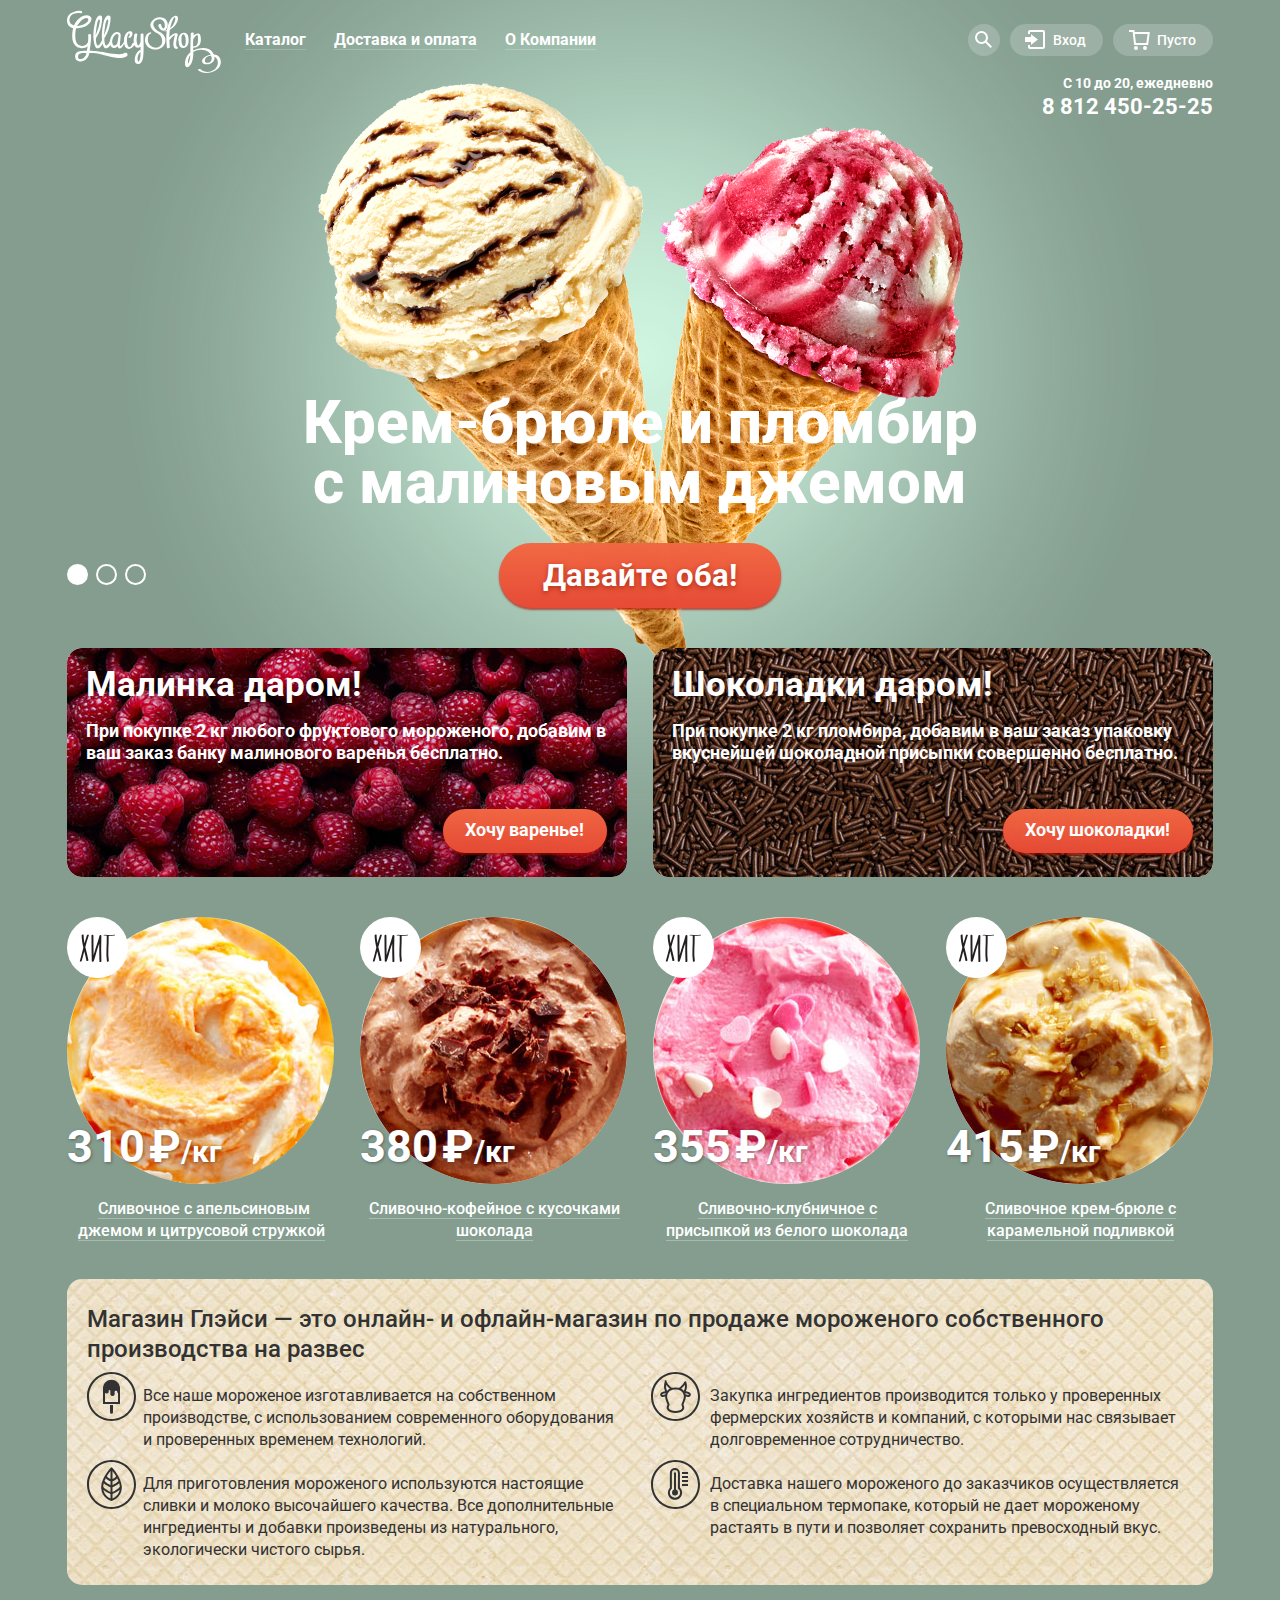
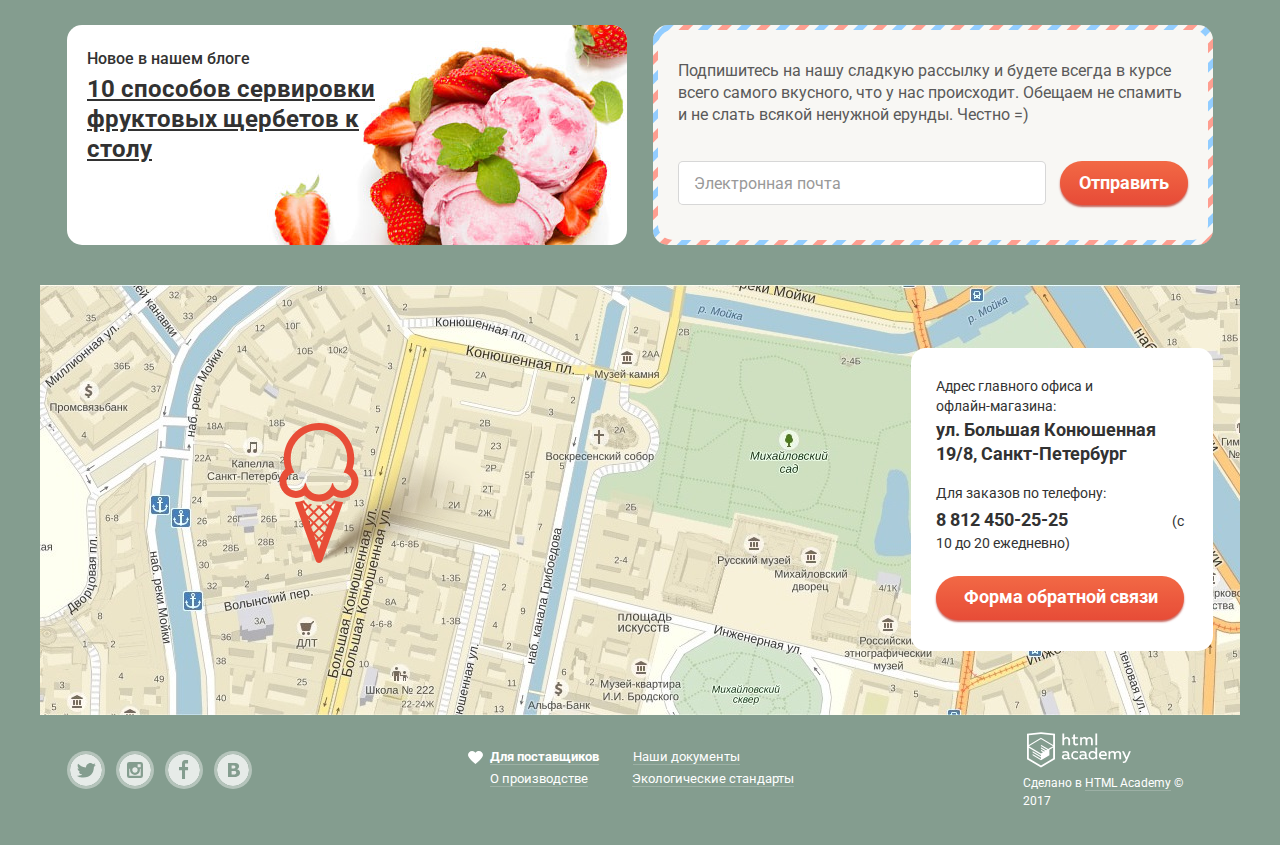
<file: index.html>
<!DOCTYPE html>
<html lang="ru">
  <head>
    <meta charset="utf-8">
    <meta name="description" content="Онлайн-магазин мороженого Глейси">
    <meta name="format-detection" content="telephone=no">
    <link href="https://fonts.googleapis.com/css?family=Roboto:400,500,700&amp;subset=cyrillic" rel="stylesheet">
    <title>Глейси</title>
    <link href="css/normalize_min.css" rel="stylesheet">
    <link href="css/style_min.css" rel="stylesheet">
  </head>
  <body>

  <input class="visually-hidden" type="radio" id="product-1" name="toggle" checked tabindex="-1">
  <input class="visually-hidden" type="radio" id="product-2" name="toggle" tabindex="-1">
  <input class="visually-hidden" type="radio" id="product-3" name="toggle" tabindex="-1">

    <div class="site-wrapper">
      <div class="main-container">

        <header class="main-header">

          <h1 class="visually-hidden">Магазин Глейси</h1>
          <nav class="maim-navigation">
            <div class="logo">
                <img src="img/logo.svg" width="154" height="64" alt="«Gllacy Shop»">
            </div>
            <ul class="main-menu">
              <li class="main-menu-item">
                <a title="Перейти в каталог" href="catalog.html">Каталог</a>
                <div class="submenu-box">
                  <ul class="submenu">
                    <li class="new"><a title="Новинки" href="#">Новинки</a></li>
                    <li><a title="Сливочное мороженое" href="catalog.html">Сливочное</a></li>
                    <li><a title="Щербеты" href="#">Щербеты</a></li>
                    <li><a title="Фруктовый лед" href="#">Фруктовый лед</a></li>
                    <li><a title="Мелорин" href="#">Мелорин</a></li>
                  </ul>
                </div>
              </li>
              <li class="main-menu-item"><a title="Информация о доставке и оплате" href="#">Доставка и оплата</a></li>
              <li class="main-menu-item"><a title="Информация о компании" href="#">О Компании</a></li>
            </ul>

            <div class="user-navigation">

              <div class="search-container">
                <button type="button" class="search">
                  <span class="visually-hidden">Поиск</span>
                  <svg xmlns="http://www.w3.org/2000/svg" xmlns:xlink="http://www.w3.org/1999/xlink" width="17" height="17" viewBox="0 0 17 17">
                    <path fill="#FFF" d="M16.958 15.527L11.75 10.32A6.455 6.455 0 0 0 13 6.5 6.5 6.5 0 1 0 6.5 13a6.465 6.465 0 0 0 3.839-1.263l5.205 5.204 1.414-1.414zM6.5 11C4.019 11 2 8.981 2 6.5S4.019 2 6.5 2 11 4.019 11 6.5 8.981 11 6.5 11z"></path>
                  </svg>
                </button>
                <div class="search-box">
                  <div class="modal modal-search">
                    <form class="search-form" action="https://echo.htmlacademy.ru" method="get">
                      <label for="search" class="visually-hidden">
                        Поиск
                      </label>
                      <input id="search" type="search" name="search" value="" placeholder="Что ищем?">
                    </form>
                  </div>
                </div>
              </div>


              <div class="login-container">

                <a class="login-link" href="login.html" title="Войти в личный кабинет">
                  <svg version="1.1" id="Layer_1" xmlns="http://www.w3.org/2000/svg" xmlns:xlink="http://www.w3.org/1999/xlink" x="0px" y="0px"
                     width="21px" height="19px" viewBox="0 0 21 19" enable-background="new 0 0 21 19" xml:space="preserve">
                    <g>
                      <polygon fill="#FFFFFF" points="6,14.875 12.917,9.5 6,4.125 6,7.042 -0.042,7.042 -0.042,11.959 6,11.959 	"/>
                      <path fill="#FFFFFF" d="M18,0H5C3.9,0,3,0.9,3,2v2h2V2h13v15H5v-2H3v2c0,1.1,0.9,2,2,2h13c1.1,0,2-0.9,2-2V2C20,0.9,19.1,0,18,0z"/>
                    </g>
                  </svg>
                  <span>Вход</span>
                </a>

                <div class="login-box">

                  <div class="modal modal-login">
                    <h2 class="visually-hidden">Войти</h2>
                    <form class="login-form" action="https://echo.htmlacademy.ru" method="post">
                      <p>
                        <label for="email" class="visually-hidden">
                          Электронная почта
                        </label>
                        <input id="email" type="email" name="email" placeholder="Электронная почта">
                      </p>
                      <p>
                        <label for="password" class="visually-hidden">
                          Пароль
                        </label>
                          <input id="password" type="password" name="password" placeholder="Пароль">
                      </p>
                      <div class="login-btn-container">
                        <div class="user-links">
                          <p>
                            <a title="Восстановить пароль" href="#">Забыли пароль?</a>
                          </p>
                          <p>
                            <a title="Зарегистрироваться" href="#">Новая регистрация</a>
                          </p>
                        </div>
                        <button class="btn" type="submit">Войти</button>
                      </div>
                    </form>
                  </div>

                </div>

              </div>

              <a href="#" title="Корзина" class="cart cart-empty" tabindex="-1">Пусто</a>
              <div class="box-info">
                <p class="operating-mode">С 10 до 20, ежедневно</p>
                <p class="phone">8 812 450-25-25</p>
              </div>
            </div>
          </nav>

        </header>

        <section class="slides">
          <h2 class="visually-hidden">Специальные предложения</h2>
          <div class="controls">
            <label for="product-1" tabindex="0">Первый</label>
            <label for="product-2" tabindex="0">Второй</label>
            <label for="product-3" tabindex="0">Третий</label>
          </div>
          <ul class="list">
            <li class="item slide" id="slide1">
              <h3 class="title">
                Крем-брюле и пломбир с малиновым джемом
              </h3>
              <a class="btn slide-btn" href="#" title="Перейти">Давайте оба!</a>
            </li>
            <li class="item slide" id="slide2">
              <h3 class="title">
                Шоколадный пломбир и лимонный сорбет
              </h3>
              <a class="btn slide-btn" href="#" title="Перейти">Давайте оба!</a>
            </li>
            <li class="item slide" id="slide3">
              <h3 class="title">
                Пломбир с помадкой и клубничный щербет
              </h3>
              <a class="btn slide-btn" href="#">Давайте оба!</a>
            </li>
          </ul>
        </section>

        <main class="container">

          <section class="special-offer">
            <h2 class="visually-hidden">Акции</h2>
            <ul class="list">
              <li class="item item-1">
                <h3>Малинка даром!</h3>
                <p>При покупке 2 кг любого фруктового мороженого, добавим в ваш заказ банку малинового варенья бесплатно.</p>
                <div class="btn-box">
                  <a title="На страницу акции" class="btn" href="#">Хочу варенье!</a>
                </div>
              </li>
              <li class="item item-2">
                <h3>Шоколадки даром!</h3>
                <p>При покупке 2 кг пломбира, добавим в ваш заказ упаковку вкуснейшей шоколадной присыпки совершенно бесплатно.</p>
                <div class="btn-box">
                  <a title="На страницу акции" class="btn" href="#">Хочу шоколадки!</a>
                </div>
              </li>
            </ul>
          </section>

          <section class="products">

            <h2 class="visually-hidden">Наши предложения</h2>

            <ul class="list">
              <li class="item">
                <div class="products-bg">
                  <p class="image hit">
                    <img src="img/icecream-1.jpg" width="267" height="267" alt="Сливочное мороженое с апельсиновым джемом и цитрусовой стружкой">
                  </p>
                  <p class="price">
                    <b>310</b><span class="currency">&#8381;</span><span class="weight">/кг</span>
                  </p>
                  <div class="quick-view">
                    <h3 class="title">
                      <a class="link title" title="Просмотр" href="#">
                        Сливочное с апельсиновым джемом и цитрусовой стружкой
                      </a>
                    </h3>
                    <a class="btn" href="#" title="Просмотр">Быстрый просмотр</a>
                  </div>
                </div>
              </li>
              <li class="item">
                <div class="products-bg">
                  <p class="image hit">
                    <img src="img/icecream-2.jpg" width="267" height="267" alt="Сливочно-кофейное мороженое с кусочками шоколада">
                  </p>
                  <p class="price">
                    <b>380</b><span class="currency">&#8381;</span><span class="weight">/кг</span>
                  </p>
                    <div class="quick-view">
                    <h3 class="title">
                      <a class="link" title="Просмотр" href="#">
                        Сливочно-кофейное с кусочками шоколада
                      </a>
                    </h3>
                    <a class="btn" href="#" title="Просмотр">Быстрый просмотр</a>
                  </div>
                </div>
              </li>
              <li class="item">
                <div class="products-bg">
                  <p class="image hit">
                    <img src="img/icecream-3.jpg" width="267" height="267" alt="Сливочно-клубничное мороженое с присыпкой из белого шоколада">
                  </p>
                  <p class="price">
                    <b>355</b><span class="currency">&#8381;</span><span class="weight">/кг</span>
                  </p>
                    <div class="quick-view">
                    <h3 class="title">
                      <a class="link" title="Просмотр" href="#">
                      Сливочно-клубничное с присыпкой из белого шоколада
                      </a>
                    </h3>
                    <a class="btn" href="#" title="Просмотр">Быстрый просмотр</a>
                  </div>
                </div>
              </li>
              <li class="item">
                <div class="products-bg">
                  <p class="image hit">
                    <img src="img/icecream-4.jpg" width="267" height="267" alt="Сливочное мороженое крем-брюле с карамельной подливкой">
                  </p>
                  <p class="price">
                    <b>415</b><span class="currency">&#8381;</span><span class="weight">/кг</span>
                  </p>
                    <div class="quick-view">
                    <h3 class="title">
                      <a class="link" title="Просмотр" href="#">
                      Сливочное крем-брюле с карамельной подливкой
                      </a>
                    </h3>
                    <a class="btn" href="#" title="Просмотр">Быстрый просмотр</a>
                  </div>
                </div>
              </li>
            </ul>
          </section>

          <section class="features">
            <h2 class="visually-hidden">Преимущества</h2>
            <p class="description">Магазин Глэйси — это онлайн- и офлайн-магазин по продаже мороженого собственного производства на развес</p>
            <ul class="list">
              <li class="item item-1">
                Все наше мороженое изготавливается на собственном производстве, с использованием современного оборудования и проверенных временем технологий.
              </li>
              <li class="item item-2">
                Закупка ингредиентов  производится только у проверенных фермерских хозяйств и компаний, с которыми нас связывает долговременное сотрудничество.
              </li>
              <li class="item item-3">
                Для приготовления мороженого используются настоящие сливки и молоко высочайшего качества. Все дополнительные ингредиенты и добавки произведены из натурального, экологически чистого сырья.
              </li>
              <li class="item item-4">
                Доставка нашего мороженого до заказчиков осуществляется в специальном термопаке, который не дает мороженому растаять в пути и позволяет сохранить превосходный вкус.
              </li>
            </ul>
          </section>

          <div class="index-box">
            <article class="blog-new">
              <h2>Новое в нашем блоге</h2>
              <h3>
                <a title="Читать" href="#">10 способов сервировки фруктовых щербетов к столу</a>
              </h3>
            </article>

            <section class="subscribe">
              <div class="content">

                <h2 class="visually-hidden">Подписаться</h2>
                <p class="tooltip">Подпишитесь на нашу сладкую рассылку и будете всегда в курсе всего самого вкусного, что у нас происходит. Обещаем не спамить и не слать всякой ненужной ерунды. Честно =)</p>
                <form class="form form-subscribe" action="https://echo.htmlacademy.ru" method="post">
                    <label for="user-email" class="visually-hidden">
                      Электронная почта
                    </label>
                    <input type="email" id="user-email" name="email" placeholder="Электронная почта">
                    <button class="btn" type="submit" aria-label="Подписаться на рассылку">Отправить</button>
                </form>

              </div>
            </section>
          </div>

          <div class="contacts-box">
            <section class="contacts">
              <h2 class="visually-hidden">Контактная инфоормация</h2>
              <h3>Адрес главного офиса и офлайн-магазина:</h3>
              <p class="address">
                ул. Большая Конюшенная 19/8, Санкт-Петербург
              </p>
              <h3>Для заказов по телефону:</h3>
              <p><span class="phone">8 812 450-25-25</span>
                <span class="operating-mode">(с 10 до 20 ежедневно)</span>
              </p>
              <a href="#" class="btn feedback-btn">Форма обратной связи</a>
            </section>

            <section class="map">
              <h2 class="visually-hidden">Как до нас добраться</h2>
              <iframe src="https://yandex.ru/map-widget/v1/-/CBB4iEWFCC" width="1200" height="430" allowfullscreen></iframe>
              <img src="img/map.jpg" width="1200" height="430" alt="Мы находимся по адресу г. Санкт-Петербург, ул. Большая Конюшенная, д. 19/8">
            </section>
          </div>

          <div class="modal modal-feedback">
            <h2>Мы обязательно вам ответим!</h2>
            <form class="feedback-form" action="https://echo.htmlacademy.ru" method="post">
              <p>
                <label for="feedback-name" class="visually-hidden">
                  Имя
                </label>
                  <input id="feedback-name" type="text" name="fullname" placeholder="Как вас зовут?">
              </p>
              <p>
                <label for="feedback-email" class="visually-hidden">
                  Электронная почта
                </label>
                  <input id="feedback-email" type="email" name="email" placeholder="Ваша почта для ответа?">
              </p>
              <p>
                <label for="feedback-message" class="visually-hidden">
                  Текст обращения
                </label>
                  <textarea id="feedback-message" name="message" placeholder="Напишите что-нибудь..."></textarea>
              </p>
              <div class="btn-box">
                <button type="submit" class="btn">Отправить</button>
              </div>
              <button type="button" class="close">Закрыть</button>
            </form>
          </div>

        </main>

        <footer class="main-footer">

          <div class="social">
            <h2 class="visually-hidden">Мы в социальных сетях</h2>
            <ul>
              <li>
                <a title="Мы в твитере" class="social-btn social-btn-tw" href="#">
                  Твитер
                </a>
              </li>
              <li>
                <a title="Мы в инстаграме" class="social-btn social-btn-ig" href="#">
                  Инстаграм
                </a>
              </li>
              <li>
                <a title="Мы в фейсбуке" class="social-btn social-btn-fb" href="#">
                  Фейсбук
                </a>
              </li>
              <li>
                <a title="Мы Вконтакте" class="social-btn social-btn-vk" href="#">
                  Вконакте
                </a>
              </li>
            </ul>
          </div>

          <section class="documents">
            <h2 class="visually-hidden">Документы</h2>
            <ul class="list">
                <li><a class="heart" title="Перейти" href="#">Для поставщиков</a></li>
                <li><a title="Перейти" href="#">Наши документы</a></li>
                <li><a title="Перейти" href="#">О производстве</a></li>
                <li><a title="Перейти" href="#">Экологические стандарты</a></li>
            </ul>
          </section>

          <p class="copyright">
            <a class="image" title="HTML Академия" href="https://htmlacademy.ru/intensive/htmlcss"><img class="logo-html" src="img/logo-htmlacademy.svg" width="118" height="39" alt="HTML Академия"></a>
            <span>Сделано в </span>
            <a class="link" title="HTML Академия" href="https://htmlacademy.ru/intensive/htmlcss">HTML Academy</a>
            <span>&copy; 2017</span>
          </p>

        </footer>

        <div class="modal-overlay"></div>

      </div>
    </div>

  <script src="js/script_min.js"></script>
  </body>
</html>
</file>
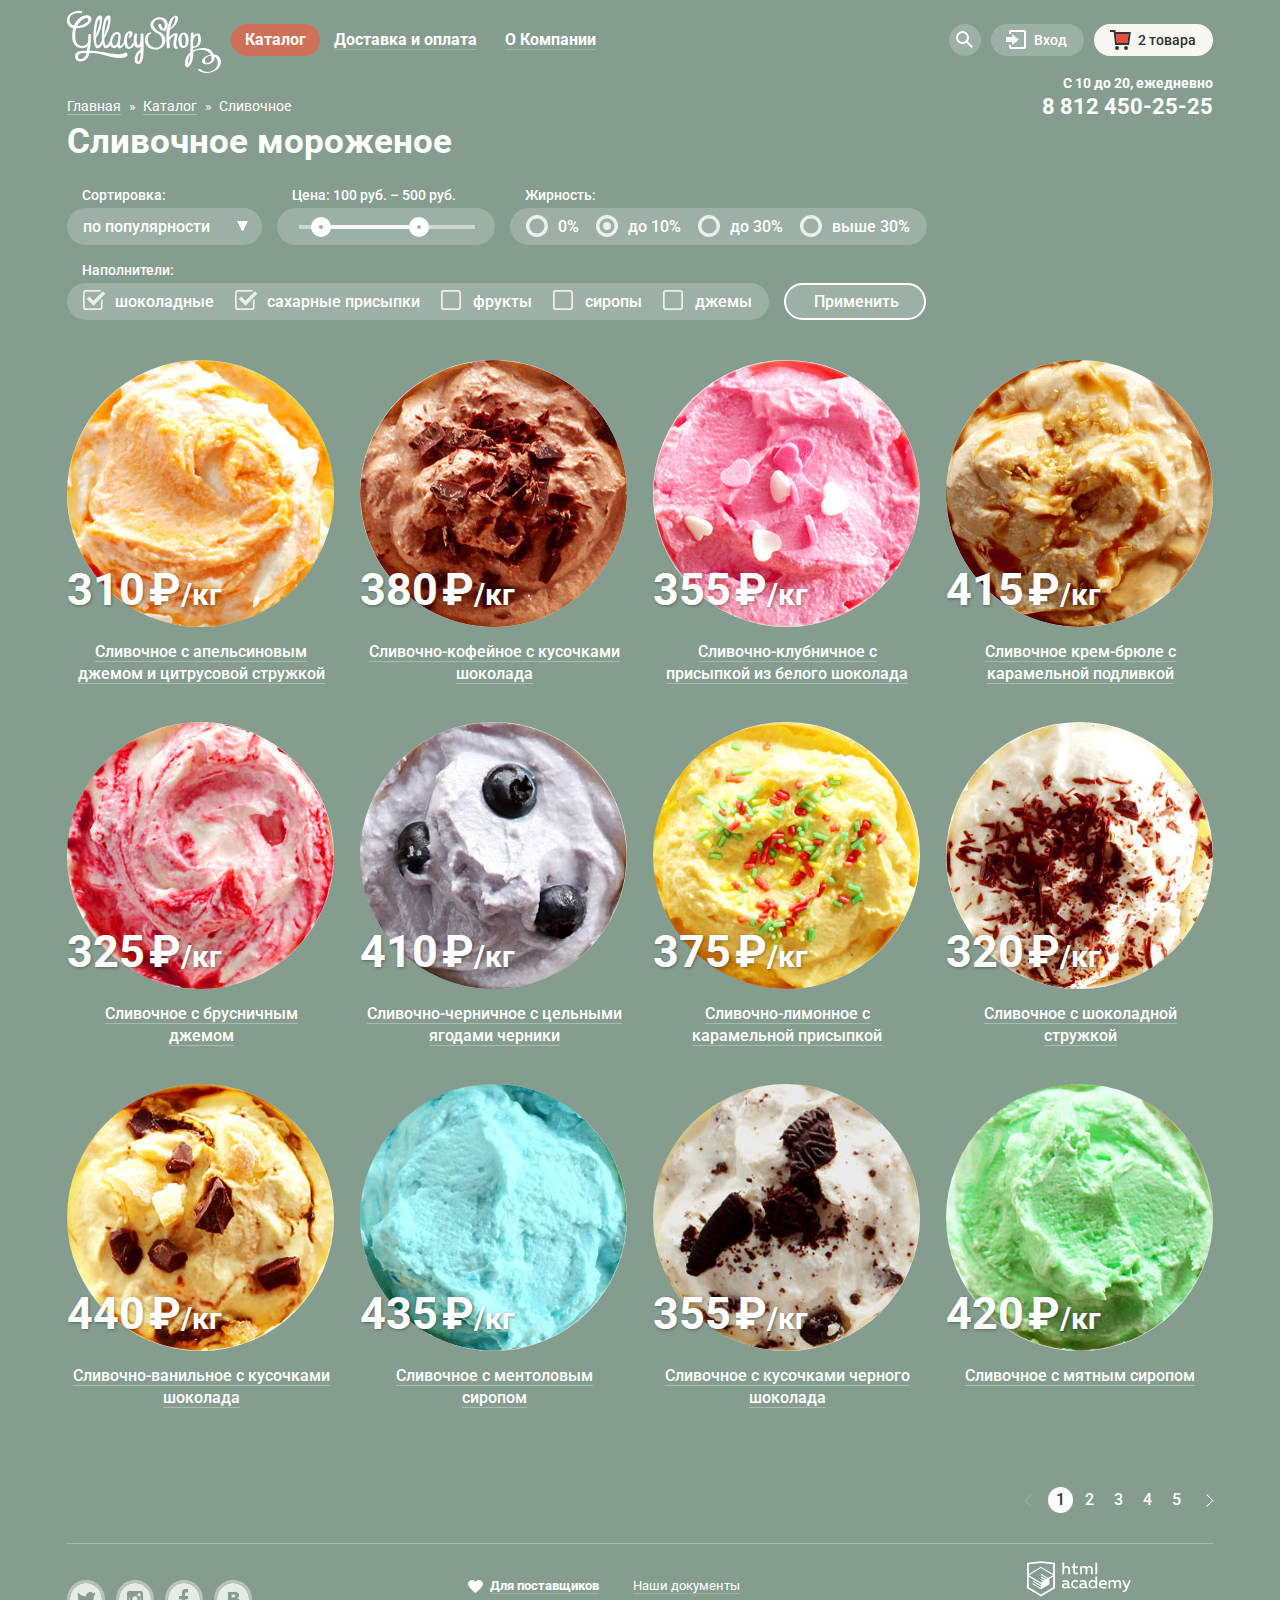
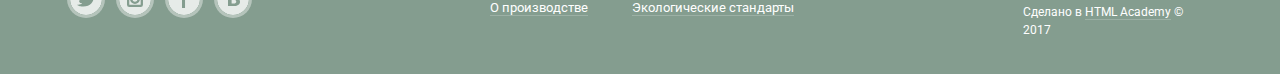
<file: catalog.html>
<!DOCTYPE html>
<html lang="ru">
  <head>
    <meta charset="utf-8">
    <meta name="description" content="Каталог мороженого в онлайн-магазине Глейси">
    <meta name="format-detection" content="telephone=no">
    <link href="https://fonts.googleapis.com/css?family=Roboto:400,500,700&amp;subset=cyrillic" rel="stylesheet">
    <title>Каталог</title>
    <link href="css/normalize_min.css" rel="stylesheet">
    <link href="css/style_min.css" rel="stylesheet">
  </head>
  <body>
    <div class="main-container">

      <header class="main-header">

      <nav class="maim-navigation">
        <div class="logo">
          <a title="На глвную" href="index.html">
            <img src="img/logo.svg" width="154" height="64" alt="«Gllacy Shop»">
          </a>
        </div>
        <ul class="main-menu">
          <li  class="main-menu-item"><a href="#" class="active-link">Каталог</a>
            <div class="submenu-box">
              <ul class="submenu">
                <li class="new"><a title="Новинки" href="#">Новинки</a></li>
                <li class="submenu-active">Сливочное</li>
                <li><a title="Щербеты" href="#">Щербеты</a></li>
                <li><a title="Фруктовый лед" href="#">Фруктовый лед</a></li>
                <li><a title="Мелорин" href="#">Мелорин</a></li>
              </ul>
            </div>
          </li>
          <li class="main-menu-item" ><a title="Информация о доставке и оплате" href="#">Доставка и оплата</a></li>
          <li class="main-menu-item" ><a title="Информация о компании" href="#">О Компании</a></li>
        </ul>
        <div class="user-navigation">

          <div class="search-container">

            <button type="button" class="search">
              <span class="visually-hidden">Поиск</span>
              <svg xmlns="http://www.w3.org/2000/svg" xmlns:xlink="http://www.w3.org/1999/xlink" width="17" height="17" viewBox="0 0 17 17">
                <path fill="#FFF" d="M16.958 15.527L11.75 10.32A6.455 6.455 0 0 0 13 6.5 6.5 6.5 0 1 0 6.5 13a6.465 6.465 0 0 0 3.839-1.263l5.205 5.204 1.414-1.414zM6.5 11C4.019 11 2 8.981 2 6.5S4.019 2 6.5 2 11 4.019 11 6.5 8.981 11 6.5 11z"></path>
              </svg>
            </button>

            <div class="search-box">

              <div class="modal modal-search">
                <form class="search-form" action="https://echo.htmlacademy.ru" method="get">
                  <label for="search" class="visually-hidden">
                    Поиск
                  </label>
                  <input id="search" type="search" name="search" value="" placeholder="Что ищем?">
                </form>
              </div>

            </div>

          </div>

          <div class="login-container">

            <a class="login-link" href="login.html" title="Войти в личный кабинет">
                <svg version="1.1" id="Layer_1" xmlns="http://www.w3.org/2000/svg" xmlns:xlink="http://www.w3.org/1999/xlink" x="0px" y="0px"
                       width="21px" height="19px" viewBox="0 0 21 19" enable-background="new 0 0 21 19" xml:space="preserve">
                      <g>
                        <polygon fill="#FFFFFF" points="6,14.875 12.917,9.5 6,4.125 6,7.042 -0.042,7.042 -0.042,11.959 6,11.959 	"/>
                        <path fill="#FFFFFF" d="M18,0H5C3.9,0,3,0.9,3,2v2h2V2h13v15H5v-2H3v2c0,1.1,0.9,2,2,2h13c1.1,0,2-0.9,2-2V2C20,0.9,19.1,0,18,0z"/>
                      </g>
                    </svg>
                <span>Вход</span>
              </a>

            <div class="login-box">

              <div class="modal modal-login">
                <h2 class="visually-hidden">Войти</h2>
                <form class="login-form" action="https://echo.htmlacademy.ru" method="post">
                  <p>
                    <label for="email" class="visually-hidden">
                      Электронная почта
                    </label>
                    <input id="email" type="email" name="email" placeholder="Электронная почта">
                  </p>
                  <p>
                    <label for="password" class="visually-hidden">
                      Пароль
                    </label>
                    <input id="password" type="password" name="password" placeholder="Пароль">
                  </p>
                  <div class="login-btn-container">
                    <div class="user-links">
                      <p>
                        <a title="Восстановить пароль" href="#">Забыли пароль?</a>
                      </p>
                      <p>
                        <a title="Зарегистрироваться" href="#">Новая регистрация</a>
                      </p>
                    </div>
                    <button class="btn" type="submit">Войти</button>
                  </div>
                </form>
              </div>

            </div>

          </div>

          <div class="cart-container">

            <a href="#" title="Корзина" class="cart cart-full">2 товара</a>

            <div class="cart-box">

              <div class="modal modal-fullcart">
                <table>
                  <tr class="visually-hidden">
                    <th>Убрать</th>
                    <th>Картинка</th>
                    <th>Название</th>
                    <th>Количество</th>
                    <th>&#215;</th>
                    <th>Цена за кг</th>
                    <th>Стоимость</th>
                  </tr>
                  <tr>
                    <td class="delete"><a href="#" class="btn-del" title="Убрать">Убрать</a></td>
                    <td class="image"><img src="img/cart-icecream-1.jpg" width="33" height="33" alt="Пломбир с апельсиновым джемом"></td>
                    <td class="name">Пломбир с апельсиновым джемом</td>
                    <td class="amount-and-price"><span class="amount">1,5 кг</span> &#215; <span class="price">200 руб.</span></td>
                    <td class="sum">300 руб.</td>
                  </tr>
                  <tr>
                    <td class="delete"><a href="#" class="btn-del" title="Убрать">Убрать</a></td>
                    <td class="image"><img src="img/cart-icecream-2.jpg" width="33" height="33" alt="Клубничный пломбир с присыпкой из белого шоколада"></td>
                    <td class="name">Клубничный пломбир с присыпкой из белого шоколада</td>
                    <td class="amount-and-price"><span class="amount">1,5 кг</span> &#215; <span class="price">300 руб.</span></td>
                    <td class="sum">450 руб.</td>
                  </tr>
                  <tr>
                    <td colspan="4" class="total total-right">Итого:</td>
                    <td class="total">750 руб.</td>
                  </tr>
                </table>
                <div class="btn-box">
                  <a title="Оформить" class="btn" href="#">Оформить заказ</a>
                </div>
              </div>
            </div>

          </div>

          <div class="box-info">
            <p class="operating-mode">С 10 до 20, ежедневно</p>
            <p class="phone">8 812 450-25-25</p>
          </div>
        </div>
      </nav>

    </header>

      <main class="container">

        <div class="box-title">
          <h1>Сливочное мороженое</h1>

          <ul class="breadcrumbs">
            <li><a href="index.html">Главная</a></li>
            <li><a href="catalog.html">Каталог</a></li>
            <li class="breadcrumbs-active"><span class="active-item">Сливочное</span></li>
          </ul>
        </div>

        <section class="filters">
          <h2 class="visually-hidden">Фильтр товаров</h2>
          <form class="filters-form" action="https://echo.htmlacademy.ru" method="get">
            <div class="sort">
              <label  for="sort-list">
                Сортировка:
              </label>
              <select id="sort-list" name="sort">
                <option value="popularity">по популярности</option>
                <option value="cheap-first">сначала недорогие</option>
                <option value="expensive-first">сначала дорогие</option>
                <option value="fat-content">по жирности</option>
              </select>
            </div>
            <div class="filter-price">
              <span>
                Цена: <span>100</span> руб. – <span>500</span> руб.
              </span>
                <div class="filter-bg">
                  <div class="range">
                    <div class="interval"></div>
                    <div class="min-price" tabindex="0"></div>
                    <div class="max-price" tabindex="0"></div>
                  </div>
                </div>
            </div>
            <fieldset class="fat">
              <legend>Жирность:</legend>
              <ul class="fat-list">
                <li class="fat-item">
                  <input id="fat-0" class="visually-hidden filter-input filter-radio" type="radio" name="fat" value="0">
                  <label for="fat-0">
                    0%
                  </label>
                </li>
                <li class="fat-item">
                  <input id="fat-10" class="visually-hidden filter-input filter-radio" type="radio" name="fat" value="1-10" checked>
                  <label for="fat-10">
                    до 10%
                  </label>
                </li>
                <li class="fat-item">
                  <input id="fat-30" class="visually-hidden filter-input filter-radio" type="radio" name="fat" value="11-30">
                  <label for="fat-30">
                    до 30%
                  </label>
                </li>
                <li class="fat-item">
                  <input id="fat-over30" class="visually-hidden filter-input filter-radio" type="radio" name="fat" value="more-30">
                  <label for="fat-over30">
                    выше 30%
                  </label>
                </li>
              </ul>
            </fieldset>
            <fieldset class="additive">
              <legend>Наполнители:</legend>
              <ul class="additive-list">
                <li class="additive-item">
                  <input id="add-chocolate" class="visually-hidden filter-input filter-checkbox" type="checkbox" name="chocolate" checked>
                  <label for="add-chocolate">
                    шоколадные
                  </label>
                </li>
                <li class="additive-item">
                  <input id="add-sugar" class="visually-hidden filter-input filter-checkbox" type="checkbox" name="sugar" checked>
                  <label for="add-sugar">
                    сахарные присыпки
                  </label>
                </li>
                <li class="additive-item">
                  <input id="add-fruits" class="visually-hidden filter-input filter-checkbox" type="checkbox" name="fruits">
                  <label for="add-fruits">
                    фрукты
                  </label>
                </li>
                <li class="additive-item">
                  <input id="add-syrups" class="visually-hidden filter-input filter-checkbox" type="checkbox" name="syrups">
                  <label for="add-syrups">
                    сиропы
                  </label>
                </li>
                <li class="additive-item">
                  <input id="add-jams" class="visually-hidden filter-input filter-checkbox" type="checkbox" name="jams">
                  <label for="add-jams">
                    джемы
                  </label>
                </li>
              </ul>
            </fieldset>
            <button type="submit" class="filters-btn">Применить</button>
          </form>
        </section>

        <section class="products">

          <h2 class="visually-hidden">Каталог мороженого</h2>

          <ul class="list">
            <li class="item">
              <div class="products-bg">
                <p class="image">
                  <img src="img/icecream-1.jpg" width="267" height="267" alt="Сливочное мороженое с апельсиновым джемом и цитрусовой стружкой">
                </p>
                <p class="price">
                  <b>310<span class="currency">&#8381;</span></b><span class="weight">/кг</span>
                </p>
                <div class="quick-view">
                  <h3 class="title">
                    <a class="link" title="Просмотр" href="#">
                      Сливочное с апельсиновым джемом и цитрусовой стружкой
                    </a>
                  </h3>
                  <a class="btn" href="#" title="Просмотр">Быстрый просмотр</a>
                </div>
              </div>
            </li>
            <li class="item">
              <div class="products-bg">
                <p class="image">
                  <img src="img/icecream-2.jpg" width="267" height="267" alt="Сливочно-кофейное мороженое с кусочками шоколада">
                </p>
                <p class="price">
                  <b>380<span class="currency">&#8381;</span></b><span class="weight">/кг</span>
                </p>
                <div class="quick-view">
                  <h3 class="title">
                    <a class="link" title="Просмотр" href="#">
                      Сливочно-кофейное с кусочками шоколада
                    </a>
                  </h3>
                  <a class="btn" href="#" title="Просмотр">Быстрый просмотр</a>
                </div>
              </div>
            </li>
            <li class="item">
              <div class="products-bg">
                <p class="image">
                  <img src="img/icecream-3.jpg" width="267" height="267" alt="Сливочно-клубничное мороженое с присыпкой из белого шоколада">
                </p>
                <p class="price">
                  <b>355<span class="currency">&#8381;</span></b><span class="weight">/кг</span>
                </p>
                <div class="quick-view">
                  <h3 class="title">
                    <a class="link" title="Просмотр" href="#">
                      Сливочно-клубничное с присыпкой из белого шоколада
                    </a>
                  </h3>
                  <a class="btn" href="#" title="Просмотр">Быстрый просмотр</a>
                </div>
              </div>
            </li>
            <li class="item">
              <div class="products-bg">
                <p class="image">
                  <img src="img/icecream-4.jpg" width="267" height="267" alt="Сливочное мороженое крем-брюле с карамельной подливкой">
                </p>
                <p class="price">
                  <b>415<span class="currency">&#8381;</span></b><span class="weight">/кг</span>
                </p>
                <div class="quick-view">
                  <h3 class="title">
                    <a class="link" title="Просмотр" href="#">
                      Сливочное крем-брюле с карамельной подливкой
                    </a>
                  </h3>
                  <a class="btn" href="#" title="Просмотр">Быстрый просмотр</a>
                </div>
              </div>
            </li>
            <li class="item">
              <div class="products-bg">
                <p class="image">
                  <img src="img/icecream-5.jpg" width="267" height="267" alt="Сливочное мороженое с брусничным джемом">
                </p>
                <p class="price">
                  <b>325<span class="currency">&#8381;</span></b><span class="weight">/кг</span>
                </p>
                <div class="quick-view">
                  <h3 class="title">
                    <a class="link" title="Просмотр" href="#">
                      Сливочное с брусничным джемом
                    </a>
                  </h3>
                  <a class="btn" href="#" title="Просмотр">Быстрый просмотр</a>
                </div>
              </div>
            </li>
            <li class="item">
              <div class="products-bg">
                <p class="image">
                  <img src="img/icecream-6.jpg" width="267" height="267" alt="Сливочно-черничное мороженое с цельными ягодами черники">
                </p>
                <p class="price">
                  <b>410<span class="currency">&#8381;</span></b><span class="weight">/кг</span>
                </p>
                <div class="quick-view">
                  <h3 class="title">
                    <a class="link" title="Просмотр" href="#">
                      Сливочно-черничное с цельными ягодами черники
                    </a>
                  </h3>
                  <a class="btn" href="#" title="Просмотр">Быстрый просмотр</a>
                </div>
              </div>
            </li>
            <li class="item">
              <div class="products-bg">
                <p class="image">
                  <img src="img/icecream-7.jpg" width="267" height="267" alt="Сливочно-лимонное мороженое с карамельной присыпкой">
                </p>
                <p class="price">
                  <b>375<span class="currency">&#8381;</span></b><span class="weight">/кг</span>
                </p>
                <div class="quick-view">
                  <h3 class="title">
                    <a class="link" title="Просмотр" href="#">
                      Сливочно-лимонное с карамельной присыпкой
                    </a>
                  </h3>
                  <a class="btn" href="#" title="Просмотр">Быстрый просмотр</a>
                </div>
              </div>
            </li>
            <li class="item">
              <div class="products-bg">
                <p class="image">
                  <img src="img/icecream-8.jpg" width="267" height="267" alt="Сливочное мороженое с шоколадной стружкой">
                </p>
                <p class="price">
                  <b>320<span class="currency">&#8381;</span></b><span class="weight">/кг</span>
                </p>
                <div class="quick-view">
                  <h3 class="title">
                    <a class="link" title="Просмотр" href="#">
                      Сливочное с шоколадной стружкой
                    </a>
                  </h3>
                  <a class="btn" href="#" title="Просмотр">Быстрый просмотр</a>
                </div>
              </div>
            </li>
            <li class="item">
              <div class="products-bg">
                <p class="image">
                  <img src="img/icecream-9.jpg" width="267" height="267" alt="Сливочно-ванильное мороженое с кусочками шоколада">
                </p>
                <p class="price">
                  <b>440<span class="currency">&#8381;</span></b><span class="weight">/кг</span>
                </p>
                <div class="quick-view">
                  <h3 class="title">
                    <a class="link" title="Просмотр" href="#">
                      Сливочно-ванильное с кусочками шоколада
                    </a>
                  </h3>
                  <a class="btn" href="#" title="Просмотр">Быстрый просмотр</a>
                </div>
              </div>
            </li>
            <li class="item">
              <div class="products-bg">
                <p class="image">
                  <img src="img/icecream-10.jpg" width="267" height="267" alt="Сливочноe мороженое с ментоловым сиропом">
                </p>
                <p class="price">
                  <b>435<span class="currency">&#8381;</span></b><span class="weight">/кг</span>
                </p>
                <div class="quick-view">
                  <h3 class="title">
                    <a class="link" title="Просмотр" href="#">
                      Сливочноe с ментоловым сиропом
                    </a>
                  </h3>
                  <a class="btn" href="#" title="Просмотр">Быстрый просмотр</a>
                </div>
              </div>
            </li>
            <li class="item">
              <div class="products-bg">
                <p class="image">
                  <img src="img/icecream-11.jpg" width="267" height="267" alt="Сливочное мороженое с кусочками черного шоколада">
                </p>
                <p class="price">
                  <b>355<span class="currency">&#8381;</span></b><span class="weight">/кг</span>
                </p>
                <div class="quick-view">
                  <h3 class="title">
                    <a class="link" title="Просмотр" href="#">
                      Сливочное с кусочками черного шоколада
                    </a>
                  </h3>
                  <a class="btn" href="#" title="Просмотр">Быстрый просмотр</a>
                </div>
              </div>
            </li>
            <li class="item">
              <div class="products-bg">
                <p class="image">
                  <img src="img/icecream-12.jpg" width="267" height="267" alt="Сливочное мороженое с мятным сиропом">
                </p>
                <p class="price">
                  <b>420<span class="currency">&#8381;</span></b><span class="weight">/кг</span>
                </p>
                <div class="quick-view">
                  <h3 class="title">
                    <a class="link" title="Просмотр" href="#">
                      Сливочное с мятным сиропом
                    </a>
                  </h3>
                  <a class="btn" href="#" title="Просмотр">Быстрый просмотр</a>
                </div>
              </div>
            </li>
          </ul>

          <ul class="pagination-list">
            <li class="pagination-control">
              <a title="Назад" class="pagination-btn pagination-back pagination-disabled">Назад</a>
            </li>
            <li class="pagination-item pagination-active"><a>1</a></li>
            <li class="pagination-item"><a href="#">2</a></li>
            <li class="pagination-item"><a href="#">3</a></li>
            <li class="pagination-item"><a href="#">4</a></li>
            <li class="pagination-item"><a href="#">5</a></li>
            <li class="pagination-control">
              <a href="#" class=" pagination-btn pagination-next">Вперед</a>
            </li>
          </ul>

        </section>

        <hr class="line">

      </main>

      <footer class="main-footer">

        <div class="social">
          <h2 class="visually-hidden">Мы в социальных сетях</h2>
          <ul>
            <li >
              <a title="Мы в твитере" class="social-btn social-btn-tw" href="#">
                Твитер
              </a>
            </li>
            <li>
              <a title="Мы в инстаграме" class="social-btn social-btn-ig" href="#">
                Инстаграм
              </a>
            </li>
            <li>
              <a title="Мы в фейсбуке" class="social-btn social-btn-fb" href="#">
                Фейсбук
              </a>
            </li>
            <li>
              <a title="Мы Вконтакте" class="social-btn social-btn-vk" href="#">
                Вконакте
              </a>
            </li>
          </ul>
        </div>

        <div class="documents">
          <h2 class="visually-hidden">Документы</h2>
          <ul class="list">
              <li><a class="heart" title="Перейти" href="#">Для поставщиков</a></li>
              <li><a title="Перейти" href="#">Наши документы</a></li>
              <li><a title="Перейти" href="#">О производстве</a></li>
              <li><a title="Перейти" href="#">Экологические стандарты</a></li>
          </ul>
        </div>

        <p class="copyright">
          <a class="image" title="HTML Академия" href="https://htmlacademy.ru/intensive/htmlcss"><img class="logo-html" src="img/logo-htmlacademy.svg" width="118" height="39" alt="Логотип HTML Академии"></a>
          <span>Сделано в </span>
          <a class="link" title="HTML Академия" href="https://htmlacademy.ru/intensive/htmlcss">HTML Academy</a>
          <span>&copy; 2017</span>
        </p>

      </footer>
    </div>

  </body>
 </html>
</file>
<file: css/style_min.css>
body{min-width:1200px;padding:0;margin:0 auto;font-family:"Roboto",Arial,sans-serif;font-size:16px;line-height:22px;font-weight:700;color:#fff;background-color:#849d8f}a{text-decoration:none}img{width:100%;height:auto}.visually-hidden:not(:focus):not(:active),label.visually-hidden:active,input[type=checkbox].visually-hidden,input[type=radio].visually-hidden{position:absolute;width:1px;height:1px;margin:-1px;border:0;padding:0;white-space:nowrap;-webkit-clip-path:inset(100%);clip-path:inset(100%);clip:rect(0 0 0 0);overflow:hidden}.site-wrapper{background:#849d8f url(../img/slide-1.png) no-repeat top center;-webkit-transition:background-image .5s ease,background-color .5s ease;-o-transition:background-image .5s ease,background-color .5s ease;transition:background-image .5s ease,background-color .5s ease}.site-wrapper::before,.site-wrapper::after{content:"";visibility:hidden}.site-wrapper::before{background-image:url(../img/slide-2.png)}.site-wrapper::after{background-image:url(../img/slide-3.png)}.main-container{width:1200px;margin:0 auto}.maim-navigation{display:-webkit-box;display:-ms-flexbox;display:flex}.logo{width:154px;height:64px;margin-left:27px;margin-top:10px}.main-menu,.submenu{margin:0;padding:0;z-index:1;-moz-list-style:none;-ms-list-style:none;list-style:none}.main-menu{display:-webkit-box;display:-ms-flexbox;display:flex;-ms-flex-wrap:wrap;flex-wrap:wrap;-webkit-box-align:start;-ms-flex-align:start;align-items:flex-start;width:382px;margin-left:10px;margin-top:24px;margin-bottom:auto}.main-menu-item{position:relative}.main-menu a{color:#fff;font-size:16px;line-height:18px}.main-menu-item>a{display:block;position:relative;padding:7px 14px}.main-menu-item>a:hover:not(.active-link),.main-menu-item>a:focus:not(.active-link){background-color:#f7f6f3;border-radius:50px;color:#333}.main-menu-item>a:not(.active-link)::after{content:"";display:block;height:1px;background-color:rgba(255,255,255,.2)}.main-menu-item>a::after:hover,.main-menu-item>a::after:focus{display:none}.main-menu-item>a:active:not(.active-link){color:#333;background-color:#ededed;-webkit-box-shadow:inset 0 2px 1px 0 #696969;box-shadow:inset 0 2px 1px 0 #696969}.main-menu .active-link{background-color:#d07058;border-radius:50px;cursor:pointer;color:#fff}.main-menu-item:hover .submenu-box{display:block}.submenu-box{display:none;position:absolute;left:-5px;top:20px}.submenu{min-width:143px;padding:9px 0;margin-top:17px;background-color:#f8f7f4;-webkit-box-shadow:0 20px 20px 0 rgba(0,0,0,.4);box-shadow:0 20px 20px 0 rgba(0,0,0,.4);border-radius:5px}.submenu a{display:block;-webkit-box-sizing:border-box;box-sizing:border-box;padding:6px 20px;color:#323232;font-size:14px;line-height:16px;text-decoration:none}.submenu li:not(.new){font-weight:400}.submenu .new{display:-webkit-box;display:-ms-flexbox;display:flex;-webkit-box-orient:vertical;-webkit-box-direction:normal;-ms-flex-direction:column;flex-direction:column}.submenu .new::after{content:"";-webkit-box-sizing:border-box;box-sizing:border-box;height:1px;width:87%;margin:8px 9px 5px;background-color:rgba(0,0,0,.2)}.submenu .submenu-active{padding:6px 20px;font-size:14px;line-height:16px;color:#fff;background-color:#d07058;cursor:default}.submenu a:hover:not(.submenu-active),.submenu a:focus:not(.submenu-active){color:#323232;background-color:#fbded7}.submenu a:active:not(.submenu-active){color:#323232;background-color:#f6b5a5}.user-navigation{position:relative;display:-webkit-box;display:-ms-flexbox;display:flex;-ms-flex-wrap:wrap;flex-wrap:wrap;-webkit-box-pack:end;-ms-flex-pack:end;justify-content:flex-end;-webkit-box-align:start;-ms-flex-align:start;align-items:flex-start;max-width:280px;margin:24px 27px auto auto}.user-navigation>p{margin:0}.search,.login-link,.cart{margin-left:10px;font-size:14px;font-weight:500;line-height:16px;text-align:right;color:#fff;background-color:rgba(255,255,255,.2);border:0;border-radius:50px}.search-container{position:relative}.search{display:-webkit-box;display:-ms-flexbox;display:flex;padding-bottom:3px;padding-left:7px;-webkit-box-pack:justify;-ms-flex-pack:justify;justify-content:space-between;-webkit-box-align:center;-ms-flex-align:center;align-items:center;width:32px;height:32px;border-radius:50%;cursor:pointer}.search-container:hover path,.search:focus path{fill:#000}.search-container:hover .search-box{display:block}.search-box{display:none;position:absolute;right:0;top:28px;z-index:1}.modal-search{margin-top:10px;padding:20px 15px 0;border-radius:5px}.modal-search input{margin-bottom:0;width:311px}.login-container{position:relative;display:-webkit-box;display:-ms-flexbox;display:flex}.login-link{display:-webkit-box;display:-ms-flexbox;display:flex;-webkit-box-align:center;-ms-flex-align:center;align-items:center;-webkit-box-pack:center;-ms-flex-pack:center;justify-content:center;padding:6px 17px 7px 15px}.login-link svg{margin-right:7px}.login-container:hover path,.login-link:focus path,.login-container:hover polygon,.login-link:focus polygon{fill:#000}.search-container:hover .search,.login-container:hover .login-link,.search:focus,.login-link:focus{color:#323232;background-color:#f8f7f4}.login-container:hover .login-box{display:block}.login-box{display:none;position:absolute;top:28px;right:0;z-index:1}.modal-login{margin-top:10px;padding:20px 17px 22px 19px;border-radius:5px}.modal-login p{margin:0;padding:0}.modal-login a{color:#323232;font-size:13px;font-weight:400;line-height:24px;border-bottom:1px solid rgba(50,50,50,.3)}.modal-login a:hover,.modal-login a:focus,.modal-login a:active{color:#e84d37;border-bottom:1px solid rgba(232,77,55,.3)}.modal-login input{width:211px}.modal-login .login-btn-container{display:-webkit-box;display:-ms-flexbox;display:flex;-webkit-box-orient:horizontal;-webkit-box-direction:reverse;-ms-flex-direction:row-reverse;flex-direction:row-reverse;-webkit-box-pack:justify;-ms-flex-pack:justify;justify-content:space-between;-webkit-box-align:center;-ms-flex-align:center;align-items:center}.modal-login .user-links{padding-right:3px}.modal-login .btn{padding:10px 25px}.cart-container{position:relative;display:-webkit-box;display:-ms-flexbox;display:flex}.cart-container:hover .cart-box{display:block}.cart{position:relative;-webkit-box-sizing:border-box;box-sizing:border-box;padding:8px 17px 8px 44px;cursor:default}.cart-empty::before{content:"";position:absolute;left:16px;bottom:6px;width:21px;height:20px;background:url(../img/cart.svg) no-repeat 0 0}.cart-full{color:#323232;background-color:#f8f7f4;cursor:pointer}.cart-full::before{content:"";position:absolute;left:16px;bottom:6px;width:21px;height:20px;background:url(../img/cart-full.svg) no-repeat 0 0}.cart-box{display:none;position:absolute;z-index:1;top:28px;right:0}.modal-fullcart{-webkit-box-sizing:border-box;box-sizing:border-box;width:540px;margin-top:10px;padding:20px 15px;font-size:13px;font-weight:400;line-height:16px;border-radius:5px}.modal-fullcart table{width:100%;border-collapse:collapse}.modal-fullcart td{vertical-align:middle;margin:0;padding:0 0 10px}.modal-fullcart .btn-del{display:block;position:relative;width:15px;height:15px;padding:0;font-size:0;background-color:transparent;cursor:pointer}.modal-fullcart .btn-del::before,.modal-fullcart .btn-del::after{content:"";position:absolute;left:0;top:7px;width:14px;height:1px;background-color:#231f20}.modal-fullcart .btn-del::before{-webkit-transform:rotate(45deg);-ms-transform:rotate(45deg);transform:rotate(45deg)}.modal-fullcart .btn-del::after{-webkit-transform:rotate(-45deg);-ms-transform:rotate(-45deg);transform:rotate(-45deg)}.modal-fullcart .delete{padding-right:9px;padding-bottom:18px;width:11px}.modal-fullcart .image{width:33px;padding-right:14px}.modal-fullcart img{width:33px;height:33px;border-radius:50%}.modal-fullcart .name{vertical-align:top;width:216px;padding-top:11px;padding-right:26px}.modal-fullcart .amount-and-price{padding-right:29px;white-space:nowrap}.modal-fullcart .price{color:#999}.modal-fullcart .sum{white-space:nowrap;padding-right:19px}.modal-fullcart .total{font-size:15px;font-weight:700;line-height:18px;padding:15px 0;border-top:1px solid #cacac7}.modal-fullcart .total-right{text-align:right;padding-right:4px}.box-info{position:absolute;top:51px;right:0}.maim-navigation .operating-mode{margin:0 0 4px;font-size:14px;line-height:16px;text-align:right}.maim-navigation .phone{margin:0;font-size:22px;line-height:24px;text-align:right}.btn{display:inline-block;padding:10px 22px;color:#fff;font-size:18px;font-weight:700;line-height:24px;vertical-align:top;text-decoration:none;opacity:.99;background:#f26843 -webkit-gradient(linear,left top,left bottom,from(#f26843),to(#e74a35));background:#f26843 -webkit-linear-gradient(top,#f26843 0%,#e74a35 100%);background:#f26843 -o-linear-gradient(top,#f26843 0%,#e74a35 100%);background:#f26843 linear-gradient(to bottom,#f26843 0%,#e74a35 100%);-webkit-box-shadow:0 2px 2px 0 rgba(172,16,0,.64);box-shadow:0 2px 2px 0 rgba(172,16,0,.64);border-radius:50px;border:0;cursor:pointer}.btn:hover{background:-webkit-gradient(linear,left top,left bottom,from(#f58669),to(#ec6f5e));background:-webkit-linear-gradient(top,#f58669 0%,#ec6f5e 100%);background:-o-linear-gradient(top,#f58669 0%,#ec6f5e 100%);background:linear-gradient(to bottom,#f58669 0%,#ec6f5e 100%);-webkit-box-shadow:0 2px 2px #ac1000;box-shadow:0 2px 2px #ac1000}.btn:active{background:-webkit-gradient(linear,left top,left bottom,from(#d84732),to(#e1613e));background:-webkit-linear-gradient(top,#d84732 0%,#e1613e 100%);background:-o-linear-gradient(top,#d84732 0%,#e1613e 100%);background:linear-gradient(to bottom,#d84732 0%,#e1613e 100%);-webkit-box-shadow:inset 0 2px 2px #ac1000;box-shadow:inset 0 2px 2px #ac1000}.btn:focus{outline:0;-webkit-box-shadow:0 0 5px 6px #ffbc9e;box-shadow:0 0 5px 6px #ffbc9e}.slides{position:relative;padding-top:319px;margin-bottom:40px;text-align:center;color:#fff}.slide{display:none}#product-1:checked~.site-wrapper #slide1,#product-2:checked~.site-wrapper #slide2,#product-3:checked~.site-wrapper #slide3{display:block}#product-1:checked~.site-wrapper label[for=product-1],#product-2:checked~.site-wrapper label[for=product-2],#product-3:checked~.site-wrapper label[for=product-3]{background-color:#fff}#product-1:checked~.site-wrapper{background:#849d8f url(../img/slide-1.png) no-repeat top center}#product-2:checked~.site-wrapper{background:#8996a6 url(../img/slide-2.png) no-repeat top center}#product-3:checked~.site-wrapper{background:#9d8b84 url(../img/slide-3.png) no-repeat top center}.slides .list{margin:0;padding:0;list-style:none}.slides .title{width:700px;margin:0 auto 30px;font-size:60px;line-height:60px;font-weight:800}.slide-btn{padding:12px 44px;font-size:31px;line-height:41px;text-shadow:0 2px 5px rgba(160,32,11,.76);border-radius:50px}.slides .controls{position:absolute;bottom:22px;left:27px;z-index:1;font-size:0}.controls label{display:inline-block;width:17px;height:17px;margin-right:8px;vertical-align:top;background-color:transparent;border:2px solid #fff;border-radius:50%;cursor:pointer}.controls label:hover,.controls label:focus{background-color:rgba(255,255,255,.4)}.container{padding:0 27px}.special-offer{margin-bottom:40px}.special-offer .list{margin:0;padding:0;list-style:none;display:-webkit-box;display:-ms-flexbox;display:flex}.special-offer .item{-ms-flex-preferred-size:50%;flex-basis:50%;padding:16px 20px 24px 19px;margin-left:26px;border-radius:15px}.special-offer h3{padding:0;margin:0 0 15px;font-size:35px;line-height:41px}.special-offer p{padding:0;margin:0 0 45px;font-size:18px;line-height:22px}.btn-box{text-align:right}.special-offer .btn{padding:9px 23px 11px 22px}.special-offer .item-1{margin-left:0;background:#911330 url(../img/raspberry.jpg) no-repeat 0 0;background-size:cover}.special-offer .item-2{background:#432a20 url(../img/chocolate.jpg) no-repeat 0 0;background-size:cover}.products{display:-webkit-box;display:-ms-flexbox;display:flex;-webkit-box-pack:end;-ms-flex-pack:end;justify-content:flex-end;-ms-flex-wrap:wrap;flex-wrap:wrap}.products .list{display:-webkit-box;display:-ms-flexbox;display:flex;-ms-flex-wrap:wrap;flex-wrap:wrap;-webkit-box-pack:start;-ms-flex-pack:start;justify-content:flex-start;margin:0;padding:0;list-style:none}.products .item{position:relative;width:267px;min-height:322px;margin-right:26px;margin-bottom:38px;text-align:center;border-radius:5px}.products .item:nth-child(4n){margin-right:0}.products .products-bg{position:relative;display:-webkit-box;display:-ms-flexbox;display:flex;-webkit-box-orient:vertical;-webkit-box-direction:normal;-ms-flex-direction:column;flex-direction:column;background-color:transparent}.products .products-bg:hover::before{content:"";position:absolute;display:block;left:-13px;top:-6px;z-index:-1;width:267px;height:100%;padding:6px 13px 70px;background-color:rgba(255,255,255,.2);-webkit-box-shadow:0 20px 20px 0 rgba(0,0,0,.4);box-shadow:0 20px 20px 0 rgba(0,0,0,.4);border-radius:5px}.products .quick-view{position:relative}.products .btn{display:none;position:absolute;bottom:-55px;left:50%;margin-left:-100px;padding:10px 17px}.products-bg:hover .btn{position:absolute;display:block;-ms-flex-item-align:center;-ms-grid-row-align:center;align-self:center;-webkit-box-ordinal-group:3;-ms-flex-order:2;order:2;margin-top:4px}.products .item:hover{position:relative;z-index:1}.products .link{font-size:16px;font-weight:500;line-height:21px;text-align:center;color:#fff;border-bottom:1px solid rgba(255,255,255,.3)}.products .link:hover,.products .link:focus,.products .link:after{color:#ffbc9e;border-bottom:1px solid rgba(255,188,158,.3)}.products .image{margin:0 0 7px}.products .title{margin:0 0 0 5px;width:258px}.products .hit::before{content:"";position:absolute;width:61px;height:61px;background:url(../img/hit.svg) no-repeat 0 0}.products img{border-radius:50%;-o-object-fit:contain;object-fit:contain}.products .price{position:absolute;top:207px;margin:0;line-height:45px;text-shadow:.5px .9px 3px rgba(49,50,53,.5)}.price b,.price .currency{font-size:45px;font-weight:700}.price .currency{margin-left:4px}.price .weight{font-size:30px;line-height:45px}.features{padding:25px 27px 23px 20px;margin-bottom:40px;color:#323232;background:#eaddc0 url(../img/waffle.jpg) 0 0;border-radius:15px}.features .description{margin:0;font-size:24px;line-height:30px;font-weight:500;font-style:normal;font-stretch:normal;letter-spacing:normal}.features .list{display:-webkit-box;display:-ms-flexbox;display:flex;-ms-flex-wrap:wrap;flex-wrap:wrap;-webkit-box-pack:justify;-ms-flex-pack:justify;justify-content:space-between;margin:0;padding:0;list-style:none}.features .item{position:relative;padding-top:21px;padding-left:56px;margin-bottom:1px;width:476px;font-size:16px;font-weight:400;line-height:22px}.features .item:nth-child(2n){padding-left:59px}.features .item::before{content:"";position:absolute;left:0;top:8px;width:49px;height:49px}.features .item-1::before{background:url(../img/icecream.svg) no-repeat 0 0}.features .item-2::before{background:url(../img/cow.svg) no-repeat 0 0}.features .item-3::before{background:url(../img/sheet.svg) no-repeat 0 0}.features .item-4::before{background:url(../img/thermometer.svg) no-repeat 0 0}.index-box{display:-webkit-box;display:-ms-flexbox;display:flex;margin-bottom:40px}.blog-new{width:50%;-webkit-box-sizing:border-box;box-sizing:border-box;min-height:220px;margin-right:26px;padding:23px 20px;color:#323232;background:#fff url(../img/preview.jpg) no-repeat right top;border-radius:15px}.blog-new h2{margin:0;padding:0;font-size:16px;font-weight:500;line-height:22px}.blog-new h3{margin:4px 230px 0 0}.blog-new a{display:block;color:#323232;font-size:24px;line-height:30px;text-decoration:underline}.blog-new a:hover,.blog-new a:focus,.blog-new a:active{color:#e84d37}.subscribe{width:50%;-webkit-box-sizing:border-box;box-sizing:border-box;min-height:210px;margin-right:0;padding:5px;background:#f8f7f4 url(../img/post.svg) 0 0;border-radius:15px}.subscribe .content{-webkit-box-sizing:border-box;box-sizing:border-box;width:100%;height:100%;padding:20px;background-color:#f8f7f4;border-radius:15px}.subscribe .tooltip{margin:0 0 35px;padding:10px 0 0;color:#5a5a5a;font-size:16px;font-weight:400;line-height:22px}.subscribe .form{display:-webkit-box;display:-ms-flexbox;display:flex;-webkit-box-pack:justify;-ms-flex-pack:justify;justify-content:space-between;-webkit-box-align:start;-ms-flex-align:start;align-items:flex-start}.subscribe input{-webkit-box-sizing:border-box;box-sizing:border-box;width:368px;height:44px;padding:11px 15px 10px;color:#323232;font-size:16px;line-height:normal;font-weight:700;border:solid 1px rgba(178,178,178,.52);border-radius:5px}.subscribe input::-webkit-input-placeholder{font-size:16px;font-weight:400;line-height:normal;color:#999}.subscribe input::-moz-placeholder{font-size:16px;font-weight:400;line-height:normal;color:#999}.subscribe input:-ms-input-placeholder{font-size:16px;font-weight:400;color:#999;line-height:normal}.subscribe input:placeholder-shown{font-size:16px;font-weight:400;line-height:normal;color:#999}.subscribe input:hover{-webkit-box-shadow:0 0 0 1px rgba(154,154,154,.52);box-shadow:0 0 0 1px rgba(154,154,154,.52);border-radius:5px}.subscribe input:focus{outline:0;-webkit-box-shadow:0 0 0 1px rgba(46,136,228,.52);box-shadow:0 0 0 1px rgba(46,136,228,.52);border-radius:5px}.subscribe .btn{padding:10px 19px}.contacts-box{position:relative;margin:0 -27px}.contacts{position:absolute;right:27px;top:63px;width:252px;height:255px;padding:28px 25px 20px;color:#323232;background-color:#fff;border-radius:15px;z-index:3}.contacts h3{margin:0 95px 2px 0;font-size:14px;font-weight:400;line-height:20px}.contacts h3:last-of-type{margin-right:70px;margin-bottom:6px}.contacts p{margin:0 0 22px}.contacts .address{margin:0 0 17px;font-size:18px;font-style:normal;line-height:24px}.contacts .phone{margin-right:100px;font-size:18px;line-height:22px}.contacts .operating-mode{font-size:14px;font-weight:400;line-height:22px}.contacts .btn{padding:9px 26px 11px 28px}.map{position:relative}.map iframe{position:absolute;z-index:2;width:100%;height:430px;border:0}.map img{position:relative;width:100%;height:430px}.map::before{content:"";position:absolute;z-index:1;width:80px;height:140px;left:239px;bottom:158px;background:url(../img/marker.svg) no-repeat 0 0}.map::after{content:"";position:absolute;z-index:1;width:182px;height:110px;left:279px;bottom:158px;background:url(../img/shadow.png) no-repeat 0 0}.box-title{display:-webkit-box;display:-ms-flexbox;display:flex;-webkit-box-orient:vertical;-webkit-box-direction:normal;-ms-flex-direction:column;flex-direction:column}.container h1{-webkit-box-ordinal-group:3;-ms-flex-order:2;order:2;padding:0;margin:0 0 25px;font-size:35px;line-height:41px}.breadcrumbs{display:-webkit-box;display:-ms-flexbox;display:flex;-ms-flex-wrap:wrap;flex-wrap:wrap;-webkit-box-pack:start;-ms-flex-pack:start;justify-content:flex-start;width:880px;margin:21px 0 4px;padding:0;list-style:none}.breadcrumbs a{color:#fff;font-size:14px;font-weight:400;line-height:16px;border-bottom:1px solid rgba(255,255,255,.3)}.breadcrumbs a:hover,.breadcrumbs a:focus,.breadcrumbs a:active{color:#ffbc9e;border-bottom:1px solid rgba(255,188,158,.3)}.breadcrumbs li{position:relative;margin-right:22px}.breadcrumbs li:last-child{margin-right:0}.breadcrumbs li::after{content:"\bb";position:absolute;top:3px;width:22px;height:14px;font-size:14px;font-weight:400;line-height:16px;text-align:center}.breadcrumbs .active-item{font-size:14px;font-weight:400;line-height:16px}.breadcrumbs-active::after{display:none}.filters{margin-bottom:23px}.filters-form{display:-webkit-box;display:-ms-flexbox;display:flex;-ms-flex-wrap:wrap;flex-wrap:wrap;-ms-flex-line-pack:justify;align-content:space-between;-webkit-box-align:center;-ms-flex-align:center;align-items:center}.filters fieldset{border:0;padding:0}.sort,.filter-price,.fat,.additive{margin:0 15px 17px 0}.filter-price>span{display:block}.sort label,.filter-price>span,.filters legend{font-size:14px;font-weight:500;line-height:16px;margin-left:15px;margin-bottom:5px}.sort{position:relative;display:-webkit-box;display:-ms-flexbox;display:flex;-webkit-box-orient:vertical;-webkit-box-direction:normal;-ms-flex-direction:column;flex-direction:column}.sort::before{content:"";visibility:hidden;background:url(../img/down-dir-black.png)}.sort select{padding:10px 33px 9px 16px;font-size:16px;font-weight:500;line-height:18px;color:#fff;background:rgba(255,255,255,.2) url(../img/down-dir-white.png) no-repeat right center;border-radius:50px;border:0;-webkit-appearance:none;-moz-appearance:none;-ms-appearance:none;-o-appearance:none;appearance:none}.sort select::-ms-expand{display:none}.sort select:hover,.sort select:focus,.sort select:active{outline:0;background:#fff url(../img/down-dir-black.png) no-repeat right center;color:#323232}.sort option{font-size:14px;font-weight:400;line-height:16px;color:#323232;background-color:#fff}.filter-bg{-webkit-box-sizing:border-box;box-sizing:border-box;padding:17px 22px 16px;width:218px;text-align:center;background-color:rgba(255,255,255,.2);border-radius:50px}.filter-price .range{position:relative;width:172px;border:2px solid rgba(255,255,255,.5)}.filter-price .interval{position:absolute;width:90px;bottom:-2px;left:22px;border:2px solid #f8f7f4}.filter-price .min-price,.filter-price .max-price{position:absolute;top:-10px;width:4px;height:4px;background-color:#ababab;border:8px solid #fff;border-radius:50%;cursor:pointer}.filter-price .min-price{left:10px}.filter-price .max-price{right:44px}.filter-price .min-price:hover,.filter-price .min-price:focus,.filter-price .max-price:hover,.filter-price .max-price:focus{border:9px solid #fff;top:-11px}.filters ul{display:flex;flex-wrap:wrap;justify-content:space-between;margin:0;padding:10px 17px 9px 14px;font-size:16px;font-weight:500;line-height:18px;list-style:none;background-color:rgba(255,255,255,.2);border-radius:50px}.fat-item label,.additive-item label{position:relative;padding-left:34px;padding-right:15px}.additive-item label{padding-right:19px}.fat-item:last-child label,.additive-item:last-child label{padding-right:0}.filters label::before{content:"";position:absolute;width:24px;height:24px;left:2px;bottom:-3px;opacity:.8}.filter-radio+label::before{background:url(../img/radio-off.svg) no-repeat 0 0;background-size:22px auto}.filter-radio:checked+label::before{background:url(../img/radio-on.svg) no-repeat 0 0;background-size:22px auto}.filter-radio:hover+label::before,.filter-radio:focus+label::before,.filter-checkbox:hover+label::before,.filter-checkbox:focus+label::before{opacity:1}.filter-radio:disabled+label::before,.filter-checkbox:disabled+label::before{opacity:.4}.filter-checkbox+label::before{background:url(../img/checkbox-off.svg) no-repeat 0 0;background-size:auto 20px}.filter-checkbox:checked+label::before{background:url(../img/checkbox-on.svg) no-repeat 0 0;background-size:auto 20px}.filters-btn{padding:8px 25px 7px 28px;margin-top:4px;color:#fff;font-size:16px;font-weight:500;line-height:18px;text-align:center;border:2px solid #fff;border-radius:50px;background-color:rgba(255,255,255,.2)}.filters-btn:hover,.filters-btn:focus{color:#323232;background-color:#fff}.filters-btn:active{color:#323232;background-color:#ededed;-webkit-box-shadow:inset 0 2px 1px 0 #696969;box-shadow:inset 0 2px 1px 0 #696969}.pagination-list{display:-webkit-box;display:-ms-flexbox;display:flex;-webkit-box-pack:end;-ms-flex-pack:end;justify-content:flex-end;-webkit-box-align:center;-ms-flex-align:center;align-items:center;max-width:250px;padding:0;margin:41px 0 30px;list-style:none}.pagination-btn{display:block;position:relative;width:16px;height:13px;font-size:0;background-color:transparent;cursor:pointer}.pagination-disabled{cursor:default}.pagination-btn::before{content:"";position:absolute;width:9px;height:9px;top:2px;background-color:transparent;-webkit-transform:rotate(45deg);-ms-transform:rotate(45deg);transform:rotate(45deg)}.pagination-back::before{left:0;-webkit-box-shadow:-1px 1px 0 0 #fff;box-shadow:-1px 1px 0 0 #fff}.pagination-next::before{right:3px;-webkit-box-shadow:1px -1px 0 0 #fff;box-shadow:1px -1px 0 0 #fff}.pagination-disabled::before{opacity:.2}.pagination-back{margin-right:4px}.pagination-next{margin-left:4px}.pagination-item{margin-right:4px}.pagination-item a{display:block;padding:4px 8px;border-radius:50%;color:#fff;font-size:16px;font-weight:500;line-height:18px}.pagination-item a:hover,.pagination-item a:focus{background-color:rgba(255,255,255,.2)}.pagination-item a:active{color:#323232;background-color:#fff}.pagination-active a,.pagination-active a:hover,.pagination-active a:focus{color:#323232;background-color:#fff}.line{margin:0 0 18px;border:0;background-color:#fff;height:1px;opacity:.3}.main-footer{display:-webkit-box;display:-ms-flexbox;display:flex;-webkit-box-pack:justify;-ms-flex-pack:justify;justify-content:space-between;padding:0 27px 35px 27px;margin-top:12px}.social{width:185px;margin-top:18px}.social ul{display:-webkit-box;display:-ms-flexbox;display:flex;-webkit-box-pack:justify;-ms-flex-pack:justify;justify-content:space-between;-webkit-box-align:center;-ms-flex-align:center;align-items:center;margin:0;padding:0;list-style:none}.social-btn{display:block;font-size:0;color:#fff;width:32px;height:32px;border:3px solid rgba(255,255,255,.5);border-radius:50%;opacity:.8}.social-btn-tw{background:url(../img/twitter.svg) no-repeat 50%;background-clip:content-box}.social-btn-ig{background:url(../img/instagram.svg) no-repeat 50%;background-clip:content-box}.social-btn-fb{background:url(../img/fb.svg) no-repeat 50%;background-clip:content-box}.social-btn-vk{background:url(../img/vk.svg) no-repeat 50%;background-clip:content-box}.social-btn:hover{border:3px solid rgba(255,255,255,.7);opacity:1}.social-btn:active{border:3px solid rgba(255,255,255,.7);opacity:.7}.documents{margin-top:12px;margin-left:-14px;width:326px}.documents .list{display:-webkit-box;display:-ms-flexbox;display:flex;-ms-flex-wrap:wrap;flex-wrap:wrap;-webkit-box-pack:justify;-ms-flex-pack:justify;justify-content:space-between;margin:0;padding:0;list-style:none}.documents li{-webkit-box-sizing:border-box;box-sizing:border-box;min-width:161px}.documents li:nth-child(2n-1){padding-left:22px}.documents a{color:#fff;font-size:13px;font-weight:400;line-height:18px;border-bottom:1px solid rgba(255,255,255,.2)}.documents .heart{position:relative;font-weight:700}.documents .heart::before{content:"";position:absolute;width:15px;height:13px;left:-22px;top:2px;background:url(../img/heart.svg) no-repeat 0 0}.documents a:hover,.documents a:focus,.documents a:active{color:#ffbc9e;border-bottom:1px solid rgba(255,188,158,.2)}.copyright{margin:-2px 0 0;padding:0;width:190px;font-size:12px;font-weight:400;line-height:18px}.copyright .image{display:block;margin-left:4px}.copyright img{width:108px;height:38px}.copyright .link{color:#fff;border-bottom:1px solid rgba(255,255,255,.2)}.copyright .link:hover,.copyright .link:focus,.copyright .link:active{color:#ffbc9e;border-bottom:1px solid rgba(255,188,158,.2)}.modal{color:#323232;background-color:#f8f7f4}.modal input,.modal-feedback textarea{color:#323232;font-size:16px;line-height:normal;font-weight:700;margin-bottom:20px;padding:11px 15px 10px;border:solid 1px rgba(178,178,178,.52);border-radius:5px}.modal input::-webkit-input-placeholder,.modal-feedback textarea::-webkit-input-placeholder{font-size:16px;font-weight:400;line-height:normal;color:#999}.modal input::-moz-placeholder{font-size:16px;font-weight:400;line-height:normal;color:#999}.modal input:-ms-input-placeholder{font-size:16px;font-weight:400;line-height:normal;color:#999}.modal-feedback textarea:-ms-input-placeholder{font-size:16px;font-weight:400;line-height:normal;color:#999}.modal-feedback textarea::-ms-input-placeholder{font-size:16px;font-weight:400;line-height:normal;color:#999}.modal input:placeholder-shown,.modal-feedback textarea:placeholder-shown{font-size:16px;font-weight:400;line-height:normal;color:#999}.modal input:hover,.modal-feedback textarea:hover{-webkit-box-shadow:0 0 0 1px rgba(154,154,154,.52);box-shadow:0 0 0 1px rgba(154,154,154,.52)}.modal input:focus,.modal-feedback textarea:focus{-webkit-box-shadow:0 0 0 1px rgba(154,154,154,.52);box-shadow:0 0 0 1px rgba(46,136,228,.52)}.modal:not(.modal-feedback){-webkit-box-shadow:0 20px 20px 0 rgba(0,0,0,.4);box-shadow:0 20px 20px 0 rgba(0,0,0,.4)}.modal-feedback{display:none;position:fixed;z-index:5;top:100px;left:50%;margin-left:-239px;-webkit-box-sizing:border-box;box-sizing:border-box;width:478px;padding:20px 25px 27px;border-radius:15px}.modal-feedback h2{font-size:24px;font-weight:500;line-height:28px;margin:0 0 20px}.modal-feedback p{margin:0}.modal-feedback input{width:267px}.modal-feedback textarea{-webkit-box-sizing:border-box;box-sizing:border-box;width:428px;min-height:155px;resize:vertical}.modal-feedback .btn{margin-top:5px}.modal-feedback .close{position:absolute;right:16px;top:16px;width:17px;height:17px;font-size:0;background-color:transparent;border:0;cursor:pointer}.modal-feedback .close::before,.modal-feedback .close::after{content:"";position:absolute;top:7px;left:-3px;width:24px;height:2px;background-color:#231f20}.modal-feedback .close::before{-webkit-transform:rotate(45deg);-ms-transform:rotate(45deg);transform:rotate(45deg)}.modal-feedback .close::after{-webkit-transform:rotate(-45deg);-ms-transform:rotate(-45deg);transform:rotate(-45deg)}.modal-overlay{display:none;position:fixed;top:0;left:0;width:100%;height:100%;z-index:4;background-color:rgba(0,0,0,.3)}.modal-show{display:block;-webkit-animation:bounce .2s;animation:bounce .2s}.overlay-show{display:block;-webkit-animation:emergence .1s;animation:emergence .1s}.modal-error{-webkit-animation:shake .6s;animation:shake .6s}.input-error{-webkit-animation:flasher .4s;animation:flasher .4s}@-webkit-keyframes emergence{0%{opacity:0}35%{opacity:.1}70%{opacity:.2}to{opacity:.3}}@keyframes emergence{0%{opacity:0}35%{opacity:.1}70%{opacity:.2}to{opacity:.3}}@-webkit-keyframes bounce{0%{-webkit-transform:scale(.1);transform:scale(.1)}5%{-webkit-transform:scale(.2);transform:scale(.2)}10%{-webkit-transform:scale(.3);transform:scale(.3)}20%{-webkit-transform:scale(.4);transform:scale(.4)}30%{-webkit-transform:scale(.5);transform:scale(.5)}40%{-webkit-transform:scale(.6);transform:scale(.6)}50%{-webkit-transform:scale(.7);transform:scale(.7)}60%{-webkit-transform:scale(.8);transform:scale(.8)}70%{-webkit-transform:scale(.9);transform:scale(.9)}80%,to{-webkit-transform:scale(1);transform:scale(1)}90%{-webkit-transform:scale(1.1);transform:scale(1.1)}}@keyframes bounce{0%{-webkit-transform:scale(.1);transform:scale(.1)}5%{-webkit-transform:scale(.2);transform:scale(.2)}10%{-webkit-transform:scale(.3);transform:scale(.3)}20%{-webkit-transform:scale(.4);transform:scale(.4)}30%{-webkit-transform:scale(.5);transform:scale(.5)}40%{-webkit-transform:scale(.6);transform:scale(.6)}50%{-webkit-transform:scale(.7);transform:scale(.7)}60%{-webkit-transform:scale(.8);transform:scale(.8)}70%{-webkit-transform:scale(.9);transform:scale(.9)}80%,to{-webkit-transform:scale(1);transform:scale(1)}90%{-webkit-transform:scale(1.1);transform:scale(1.1)}}@-webkit-keyframes shake{0%,to{-webkit-transform:translateX(0);transform:translateX(0)}10%,30%,50%,70%,90%{-webkit-transform:translateX(-10px);transform:translateX(-10px)}20%,40%,60%,80%{-webkit-transform:translateX(10px);transform:translateX(10px)}}@keyframes shake{0%,to{-webkit-transform:translateX(0);transform:translateX(0)}10%,30%,50%,70%,90%{-webkit-transform:translateX(-10px);transform:translateX(-10px)}20%,40%,60%,80%{-webkit-transform:translateX(10px);transform:translateX(10px)}}@-webkit-keyframes flasher{0%,to{-webkit-box-shadow:0 0 2px 2px #ff000a;box-shadow:0 0 2px 2px #ff000a}15%{-webkit-box-shadow:0 0 4px 2px #ff594d;box-shadow:0 0 4px 2px #ff594d}30%,90%{-webkit-box-shadow:0 0 6px 2px #ff594d;box-shadow:0 0 6px 2px #ff594d}45%,75%{-webkit-box-shadow:0 0 8px 2px #ff594d;box-shadow:0 0 8px 2px #ff594d}60%{-webkit-box-shadow:0 0 10px 2px #ff594d;box-shadow:0 0 10px 2px #ff594d}}@keyframes flasher{0%,to{-webkit-box-shadow:0 0 2px 2px #ff000a;box-shadow:0 0 2px 2px #ff000a}15%{-webkit-box-shadow:0 0 4px 2px #ff594d;box-shadow:0 0 4px 2px #ff594d}30%,90%{-webkit-box-shadow:0 0 6px 2px #ff594d;box-shadow:0 0 6px 2px #ff594d}45%,75%{-webkit-box-shadow:0 0 8px 2px #ff594d;box-shadow:0 0 8px 2px #ff594d}60%{-webkit-box-shadow:0 0 10px 2px #ff594d;box-shadow:0 0 10px 2px #ff594d}}
</file>
